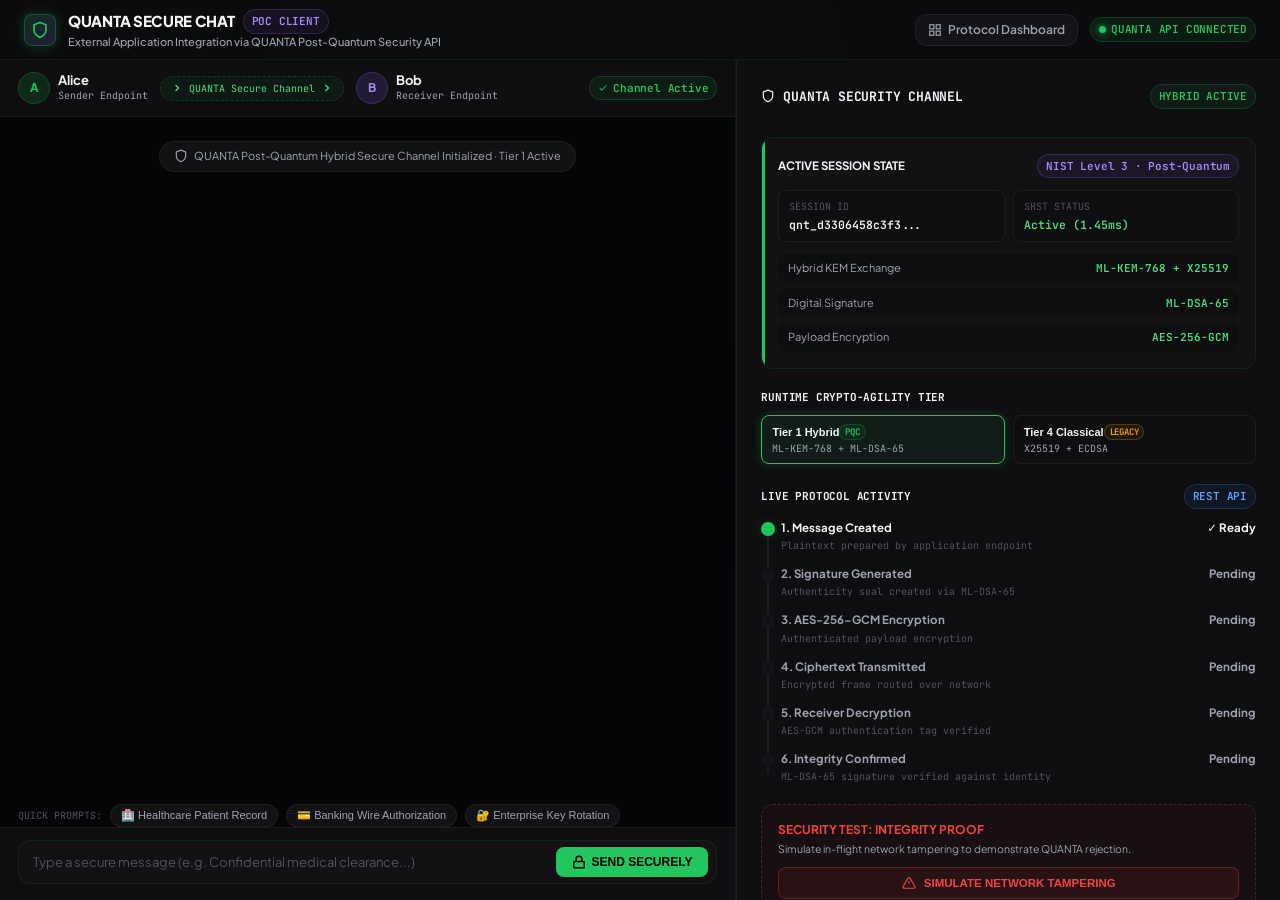
<file: frontend/chat/index.html>
<!DOCTYPE html>
<html lang="en">
<head>
  <meta charset="UTF-8">
  <meta name="viewport" content="width=device-width, initial-scale=1.0">
  <title>QUANTA Secure Chat — Post-Quantum API Demo Client</title>
  
  <!-- CSS Stylesheets -->
  <link rel="stylesheet" href="css/theme.css">
  <link rel="stylesheet" href="css/layout.css">
  <link rel="stylesheet" href="css/chat.css">
  <link rel="stylesheet" href="css/security.css">
</head>
<body>
  <!-- Ambient background lighting -->
  <div class="bg-glow bg-glow-1"></div>
  <div class="bg-glow bg-glow-2"></div>

  <div class="app-container">
    <!-- Header -->
    <header class="app-header">
      <div class="header-brand">
        <div class="brand-icon">
          <svg width="18" height="18" viewBox="0 0 24 24" fill="none" stroke="currentColor" stroke-width="2.2" stroke-linecap="round" stroke-linejoin="round">
            <path d="M12 22s8-4 8-10V5l-8-3-8 3v7c0 6 8 10 8 10z"/>
          </svg>
        </div>
        <div class="brand-title">
          <div class="brand-name">
            QUANTA SECURE CHAT
            <span class="badge badge-purple">POC CLIENT</span>
          </div>
          <div class="brand-sub">External Application Integration via QUANTA Post-Quantum Security API</div>
        </div>
      </div>

      <div class="header-actions">
        <a href="../index.html" class="nav-link-btn">
          <svg width="14" height="14" viewBox="0 0 24 24" fill="none" stroke="currentColor" stroke-width="2">
            <rect x="3" y="3" width="7" height="7"/>
            <rect x="14" y="3" width="7" height="7"/>
            <rect x="14" y="14" width="7" height="7"/>
            <rect x="3" y="14" width="7" height="7"/>
          </svg>
          Protocol Dashboard
        </a>
        <div class="badge badge-green" id="api-status-badge">
          <span class="pulse-dot"></span> QUANTA API CONNECTED
        </div>
      </div>
    </header>

    <!-- Two-Column Workspace -->
    <main class="main-workspace">
      
      <!-- LEFT COLUMN: Chat Application Area -->
      <section class="panel-chat">
        
        <!-- Participant Header -->
        <div class="chat-participant-header">
          <div class="participants-flow">
            <!-- Alice -->
            <div class="participant-node">
              <div class="avatar alice">A</div>
              <div class="node-info">
                <span class="node-name">Alice</span>
                <span class="node-role">Sender Endpoint</span>
              </div>
            </div>

            <!-- Pipe Connection -->
            <div class="channel-pipe">
              <svg width="12" height="12" viewBox="0 0 24 24" fill="none" stroke="currentColor" stroke-width="2.5">
                <polyline points="9 18 15 12 9 6"/>
              </svg>
              <span>QUANTA Secure Channel</span>
              <svg width="12" height="12" viewBox="0 0 24 24" fill="none" stroke="currentColor" stroke-width="2.5">
                <polyline points="9 18 15 12 9 6"/>
              </svg>
            </div>

            <!-- Bob -->
            <div class="participant-node">
              <div class="avatar bob">B</div>
              <div class="node-info">
                <span class="node-name">Bob</span>
                <span class="node-role">Receiver Endpoint</span>
              </div>
            </div>
          </div>

          <div>
            <span class="badge badge-green">
              <svg width="10" height="10" viewBox="0 0 24 24" fill="none" stroke="currentColor" stroke-width="2.5">
                <polyline points="20 6 9 17 4 12"/>
              </svg>
              Channel Active
            </span>
          </div>
        </div>

        <!-- Chat History Feed -->
        <div class="chat-feed-container" id="chat-feed">
          <!-- Dynamic messages will be appended here -->
        </div>

        <!-- Quick Prompts for Demonstration -->
        <div class="quick-prompts">
          <span class="quick-prompts-label">QUICK PROMPTS:</span>
          <button class="prompt-chip" data-text="Confidential patient record approved for transfer.">🏥 Healthcare Patient Record</button>
          <button class="prompt-chip" data-text="Wire transfer authorization code #8492 validated.">💳 Banking Wire Authorization</button>
          <button class="prompt-chip" data-text="Quantum-resilient key rotation scheduled for 00:00 UTC.">🔐 Enterprise Key Rotation</button>
        </div>

        <!-- Composer Area -->
        <div class="chat-composer-area">
          <form class="composer-form" id="chat-composer-form">
            <input 
              type="text" 
              class="composer-input" 
              id="chat-input" 
              placeholder="Type a secure message (e.g. Confidential medical clearance...)" 
              autocomplete="off"
            />
            <button type="submit" class="btn-send" id="btn-send">
              <svg width="14" height="14" viewBox="0 0 24 24" fill="none" stroke="currentColor" stroke-width="2.5">
                <rect x="3" y="11" width="18" height="11" rx="2" ry="2"/>
                <path d="M7 11V7a5 5 0 0 1 10 0v4"/>
              </svg>
              <span>SEND SECURELY</span>
            </button>
          </form>
        </div>

      </section>

      <!-- RIGHT COLUMN: QUANTA Security Channel & Protocol Timeline -->
      <section class="panel-security">
        <div class="security-panel-content">
          
          <!-- QUANTA Channel Header -->
          <div class="panel-section-header">
            <div class="panel-title">
              <svg width="14" height="14" viewBox="0 0 24 24" fill="none" stroke="currentColor" stroke-width="2">
                <path d="M12 22s8-4 8-10V5l-8-3-8 3v7c0 6 8 10 8 10z"/>
              </svg>
              QUANTA Security Channel
            </div>
            <span class="badge badge-green">HYBRID ACTIVE</span>
          </div>

          <!-- Session Info Card -->
          <div class="security-card">
            <div class="card-header-row">
              <span style="font-weight: 700; font-size: 11.5px; color: var(--text);">ACTIVE SESSION STATE</span>
              <span class="badge badge-purple" id="sec-tier-name">NIST Level 3 · Post-Quantum</span>
            </div>

            <div class="session-info-grid">
              <div class="info-item">
                <span class="info-label">Session ID</span>
                <span class="info-value" id="sec-session-id">Establishing...</span>
              </div>
              <div class="info-item">
                <span class="info-label">SHST Status</span>
                <span class="info-value highlight" id="sec-shst-status">Active (1.2ms)</span>
              </div>
            </div>

            <!-- Algorithm Matrix -->
            <div class="algo-matrix">
              <div class="algo-row">
                <span class="algo-name">Hybrid KEM Exchange</span>
                <span class="algo-spec" id="sec-kem-algo">ML-KEM-768 + X25519</span>
              </div>
              <div class="algo-row">
                <span class="algo-name">Digital Signature</span>
                <span class="algo-spec" id="sec-sig-algo">ML-DSA-65</span>
              </div>
              <div class="algo-row">
                <span class="algo-name">Payload Encryption</span>
                <span class="algo-spec" id="sec-enc-algo">AES-256-GCM</span>
              </div>
            </div>
          </div>

          <!-- Crypto-Agility Tier Selector -->
          <div class="tier-switcher-container">
            <div class="panel-title" style="font-size: 11px; margin-bottom: 2px;">
              <span>RUNTIME CRYPTO-AGILITY TIER</span>
            </div>
            <div class="tier-select-box">
              <button class="tier-btn active" data-tier="1">
                <div class="tier-btn-title">
                  <span>Tier 1 Hybrid</span>
                  <span class="badge badge-green" style="padding: 1px 5px; font-size: 9px;">PQC</span>
                </div>
                <div class="tier-btn-sub">ML-KEM-768 + ML-DSA-65</div>
              </button>

              <button class="tier-btn" data-tier="4">
                <div class="tier-btn-title">
                  <span>Tier 4 Classical</span>
                  <span class="badge badge-amber" style="padding: 1px 5px; font-size: 9px;">LEGACY</span>
                </div>
                <div class="tier-btn-sub">X25519 + ECDSA</div>
              </button>
            </div>
          </div>

          <!-- Live Protocol Timeline -->
          <div class="timeline-container">
            <div class="panel-section-header" style="margin-bottom: 0;">
              <div class="panel-title" style="font-size: 11px;">
                <span>LIVE PROTOCOL ACTIVITY</span>
              </div>
              <span class="badge badge-blue">REST API</span>
            </div>

            <div class="timeline-list" id="protocol-timeline">
              <!-- Dynamically populated by security.js -->
            </div>
          </div>

          <!-- Security Test: Tampering Simulation -->
          <div class="tamper-test-card">
            <div class="tamper-header">
              <div>
                <div style="font-weight: 700; font-size: 12px; color: var(--red);">SECURITY TEST: INTEGRITY PROOF</div>
                <div style="font-size: 10.5px; color: var(--text-secondary); margin-top: 2px;">
                  Simulate in-flight network tampering to demonstrate QUANTA rejection.
                </div>
              </div>
            </div>
            <button class="btn-tamper" id="btn-tamper">
              <svg width="14" height="14" viewBox="0 0 24 24" fill="none" stroke="currentColor" stroke-width="2">
                <path d="M10.29 3.86L1.82 18a2 2 0 0 0 1.71 3h16.94a2 2 0 0 0 1.71-3L13.71 3.86a2 2 0 0 0-3.42 0z"/>
                <line x1="12" y1="9" x2="12" y2="13"/>
                <line x1="12" y1="17" x2="12.01" y2="17"/>
              </svg>
              <span>SIMULATE NETWORK TAMPERING</span>
            </button>
          </div>

        </div>
      </section>

    </main>
  </div>

  <!-- Tampering Simulation Modal Overlay -->
  <div class="modal-overlay" id="tamper-modal-overlay">
    <div class="tamper-modal">
      <div class="modal-header">
        <div class="modal-title">
          <svg width="18" height="18" viewBox="0 0 24 24" fill="none" stroke="currentColor" stroke-width="2">
            <path d="M10.29 3.86L1.82 18a2 2 0 0 0 1.71 3h16.94a2 2 0 0 0 1.71-3L13.71 3.86a2 2 0 0 0-3.42 0z"/>
            <line x1="12" y1="9" x2="12" y2="13"/>
            <line x1="12" y1="17" x2="12.01" y2="17"/>
          </svg>
          SIMULATE IN-FLIGHT NETWORK TAMPERING
        </div>
        <button id="btn-close-tamper" style="background: none; border: none; color: var(--text-secondary); font-size: 18px; cursor: pointer;">✕</button>
      </div>

      <div style="font-size: 12px; color: var(--text-secondary); line-height: 1.6;">
        This test modifies a single byte in the encrypted AES-256-GCM ciphertext payload while in transit. When Bob receives the modified frame, QUANTA will perform cryptographic tag authentication and ML-DSA signature verification.
      </div>

      <div>
        <div style="font-size: 10.5px; font-family: var(--mono); color: var(--text-muted); margin-bottom: 4px;">ORIGINAL CIPHERTEXT FRAME</div>
        <div class="code-box">8fa3c91b7e4492a81cf200e4b8612... (Valid Tag)</div>
      </div>

      <div>
        <div style="font-size: 10.5px; font-family: var(--mono); color: var(--red); margin-bottom: 4px;">TAMPERED IN-FLIGHT PAYLOAD</div>
        <div class="code-box tampered">8fa3c91c7e4492a81cf200e4b8612... (Byte 0x1B corrupted)</div>
      </div>

      <div style="display: flex; gap: 10px; justify-content: flex-end; margin-top: 6px;">
        <button class="nav-link-btn" onclick="Security.hideTamperModal()">Cancel</button>
        <button class="btn-tamper" id="btn-execute-tamper" style="padding: 8px 16px;">
          Execute Tampering Attack
        </button>
      </div>
    </div>
  </div>

  <!-- JavaScript Modules -->
  <script src="js/state.js"></script>
  <script src="js/api.js"></script>
  <script src="js/security.js"></script>
  <script src="js/chat.js"></script>
  <script src="js/app.js"></script>
</body>
</html>
</file>
<file: frontend/chat/css/theme.css>
@import url('https://fonts.googleapis.com/css2?family=Plus+Jakarta+Sans:wght@400;500;600;700;800;900&family=JetBrains+Mono:wght@400;500;600;700&display=swap');

:root {
  --bg: #050507;
  --surface: #0E0E10;
  --surface-raised: #141418;
  --card: #121214;
  --card-hover: #17171C;
  --card-glass: rgba(18, 18, 20, 0.75);
  
  --border: rgba(34, 197, 94, 0.1);
  --border-subtle: rgba(255, 255, 255, 0.06);
  --border-strong: rgba(34, 197, 94, 0.28);
  --border-danger: rgba(239, 68, 68, 0.35);
  
  --text: #F3F4F6;
  --text-secondary: #9CA3AF;
  --text-muted: #52525B;
  
  --accent: #22C55E;
  --accent-light: #4ADE80;
  --accent-bg: rgba(34, 197, 94, 0.08);
  --accent-glow: rgba(34, 197, 94, 0.25);
  
  --green: #22C55E;
  --green-bg: rgba(34, 197, 94, 0.08);
  --green-border: rgba(34, 197, 94, 0.2);
  
  --amber: #F59E0B;
  --amber-bg: rgba(245, 158, 11, 0.08);
  --amber-border: rgba(245, 158, 11, 0.25);
  
  --red: #EF4444;
  --red-bg: rgba(239, 68, 68, 0.08);
  --red-border: rgba(239, 68, 68, 0.3);
  
  --purple: #8B5CF6;
  --purple-bg: rgba(139, 92, 246, 0.08);
  --purple-border: rgba(139, 92, 246, 0.25);
  
  --blue: #3B82F6;
  --blue-bg: rgba(59, 130, 246, 0.08);
  --blue-border: rgba(59, 130, 246, 0.25);
  
  --cyan: #06B6D4;
  --cyan-bg: rgba(6, 182, 212, 0.08);

  --radius-sm: 8px;
  --radius: 12px;
  --radius-lg: 16px;
  --radius-full: 9999px;
  
  --font: 'Plus Jakarta Sans', -apple-system, BlinkMacSystemFont, system-ui, sans-serif;
  --mono: 'JetBrains Mono', 'SF Mono', monospace;
  
  --transition: all 0.2s cubic-bezier(0.4, 0, 0.2, 1);
  --transition-slow: all 0.35s cubic-bezier(0.4, 0, 0.2, 1);
}

* {
  box-sizing: border-box;
  margin: 0;
  padding: 0;
}

body {
  font-family: var(--font);
  background: var(--bg);
  color: var(--text);
  font-size: 13px;
  line-height: 1.5;
  -webkit-font-smoothing: antialiased;
  -moz-osx-font-smoothing: grayscale;
  overflow: hidden;
  height: 100vh;
  width: 100vw;
}

/* Scrollbar */
::-webkit-scrollbar {
  width: 6px;
  height: 6px;
}
::-webkit-scrollbar-track {
  background: transparent;
}
::-webkit-scrollbar-thumb {
  background: rgba(34, 197, 94, 0.16);
  border-radius: var(--radius-full);
}
::-webkit-scrollbar-thumb:hover {
  background: rgba(34, 197, 94, 0.35);
}

/* Subtle background glow effect */
.bg-glow {
  position: fixed;
  width: 600px;
  height: 600px;
  border-radius: 50%;
  filter: blur(140px);
  pointer-events: none;
  z-index: 0;
  opacity: 0.12;
}

.bg-glow-1 {
  top: -150px;
  left: 20%;
  background: radial-gradient(circle, var(--accent) 0%, transparent 70%);
}

.bg-glow-2 {
  bottom: -200px;
  right: 15%;
  background: radial-gradient(circle, var(--purple) 0%, transparent 70%);
}

.badge {
  display: inline-flex;
  align-items: center;
  gap: 5px;
  padding: 3px 8px;
  font-size: 11px;
  font-weight: 600;
  border-radius: var(--radius-full);
  font-family: var(--mono);
  letter-spacing: -0.2px;
}

.badge-green {
  background: var(--green-bg);
  color: var(--green);
  border: 1px solid var(--green-border);
}

.badge-purple {
  background: var(--purple-bg);
  color: #A78BFA;
  border: 1px solid var(--purple-border);
}

.badge-amber {
  background: var(--amber-bg);
  color: var(--amber);
  border: 1px solid var(--amber-border);
}

.badge-blue {
  background: var(--blue-bg);
  color: #60A5FA;
  border: 1px solid var(--blue-border);
}

.badge-red {
  background: var(--red-bg);
  color: var(--red);
  border: 1px solid var(--red-border);
}

.pulse-dot {
  width: 7px;
  height: 7px;
  border-radius: 50%;
  background: currentColor;
  box-shadow: 0 0 8px currentColor;
  animation: pulseAnim 2s infinite ease-in-out;
}

@keyframes pulseAnim {
  0%, 100% { opacity: 1; transform: scale(1); }
  50% { opacity: 0.45; transform: scale(0.85); }
}
</file>
<file: frontend/chat/css/layout.css>
/* Layout and Grid Structure */

.app-container {
  position: relative;
  display: flex;
  flex-direction: column;
  height: 100vh;
  width: 100vw;
  z-index: 1;
}

/* Header */
.app-header {
  height: 60px;
  background: rgba(14, 14, 16, 0.85);
  backdrop-filter: blur(16px);
  -webkit-backdrop-filter: blur(16px);
  border-bottom: 1px solid var(--border);
  display: flex;
  align-items: center;
  justify-content: space-between;
  padding: 0 1.5rem;
  flex-shrink: 0;
}

.header-brand {
  display: flex;
  align-items: center;
  gap: 12px;
  text-decoration: none;
  color: var(--text);
}

.brand-icon {
  width: 32px;
  height: 32px;
  border-radius: var(--radius-sm);
  background: linear-gradient(135deg, rgba(34, 197, 94, 0.2), rgba(139, 92, 246, 0.2));
  border: 1px solid var(--border-strong);
  display: flex;
  align-items: center;
  justify-content: center;
  color: var(--accent);
  box-shadow: 0 0 12px var(--accent-glow);
}

.brand-title {
  display: flex;
  flex-direction: column;
}

.brand-name {
  font-weight: 800;
  font-size: 15px;
  letter-spacing: -0.3px;
  display: flex;
  align-items: center;
  gap: 8px;
}

.brand-sub {
  font-size: 11px;
  color: var(--text-secondary);
  font-weight: 500;
}

.header-actions {
  display: flex;
  align-items: center;
  gap: 12px;
}

.nav-link-btn {
  display: flex;
  align-items: center;
  gap: 6px;
  padding: 6px 12px;
  border-radius: var(--radius);
  background: var(--surface-raised);
  border: 1px solid var(--border-subtle);
  color: var(--text-secondary);
  text-decoration: none;
  font-size: 12px;
  font-weight: 600;
  transition: var(--transition);
}

.nav-link-btn:hover {
  background: var(--card-hover);
  color: var(--text);
  border-color: var(--border-strong);
}

/* Main Two-Column Layout */
.main-workspace {
  display: grid;
  grid-template-columns: 1.15fr 0.85fr;
  flex: 1;
  overflow: hidden;
  gap: 1px;
  background: var(--border-subtle);
}

.panel-chat {
  background: var(--bg);
  display: flex;
  flex-direction: column;
  overflow: hidden;
  position: relative;
}

.panel-security {
  background: var(--surface);
  display: flex;
  flex-direction: column;
  overflow-y: auto;
  position: relative;
  border-left: 1px solid var(--border);
}

/* Modal and Overlays */
.modal-overlay {
  position: fixed;
  inset: 0;
  background: rgba(5, 5, 7, 0.8);
  backdrop-filter: blur(8px);
  display: none;
  align-items: center;
  justify-content: center;
  z-index: 1000;
  padding: 1.5rem;
}

.modal-overlay.active {
  display: flex;
  animation: fadeIn 0.2s ease-out;
}

@keyframes fadeIn {
  from { opacity: 0; transform: scale(0.98); }
  to { opacity: 1; transform: scale(1); }
}

@media (max-width: 960px) {
  .main-workspace {
    grid-template-columns: 1fr;
    grid-template-rows: 1fr 1fr;
    overflow-y: auto;
  }
}
</file>
<file: frontend/chat/css/chat.css>
/* Chat Interface Components */

/* Participant Header */
.chat-participant-header {
  padding: 12px 18px;
  background: var(--surface);
  border-bottom: 1px solid var(--border);
  display: flex;
  align-items: center;
  justify-content: space-between;
  flex-shrink: 0;
}

.participants-flow {
  display: flex;
  align-items: center;
  gap: 12px;
}

.participant-node {
  display: flex;
  align-items: center;
  gap: 8px;
}

.avatar {
  width: 32px;
  height: 32px;
  border-radius: 50%;
  display: flex;
  align-items: center;
  justify-content: center;
  font-weight: 700;
  font-size: 12px;
  background: var(--surface-raised);
  border: 1px solid var(--border-subtle);
}

.avatar.alice {
  background: rgba(34, 197, 94, 0.15);
  color: var(--accent);
  border-color: var(--green-border);
}

.avatar.bob {
  background: rgba(139, 92, 246, 0.15);
  color: #A78BFA;
  border-color: var(--purple-border);
}

.node-info {
  display: flex;
  flex-direction: column;
}

.node-name {
  font-weight: 700;
  font-size: 13px;
  line-height: 1.2;
}

.node-role {
  font-size: 10px;
  color: var(--text-secondary);
  font-family: var(--mono);
}

.channel-pipe {
  display: flex;
  align-items: center;
  gap: 6px;
  padding: 4px 10px;
  background: rgba(34, 197, 94, 0.06);
  border: 1px dashed var(--green-border);
  border-radius: var(--radius-full);
  font-size: 10px;
  color: var(--accent-light);
  font-family: var(--mono);
}

.channel-pipe svg {
  animation: pipeFlow 2s linear infinite;
}

@keyframes pipeFlow {
  0% { transform: translateX(-3px); }
  50% { transform: translateX(3px); }
  100% { transform: translateX(-3px); }
}

/* Chat Messages Feed */
.chat-feed-container {
  flex: 1;
  overflow-y: auto;
  padding: 1.5rem;
  display: flex;
  flex-direction: column;
  gap: 16px;
}

.system-banner {
  text-align: center;
  margin: 0 auto 8px auto;
  padding: 6px 14px;
  background: var(--card);
  border: 1px solid var(--border);
  border-radius: var(--radius-full);
  font-size: 11px;
  color: var(--text-secondary);
  display: inline-flex;
  align-items: center;
  gap: 6px;
}

.message-group {
  display: flex;
  flex-direction: column;
  gap: 4px;
  max-width: 82%;
  animation: slideUp 0.25s cubic-bezier(0.16, 1, 0.3, 1);
}

@keyframes slideUp {
  from { opacity: 0; transform: translateY(10px); }
  to { opacity: 1; transform: translateY(0); }
}

.message-group.sender {
  align-self: flex-start;
}

.message-group.receiver {
  align-self: flex-end;
}

.message-author {
  font-size: 11px;
  font-weight: 600;
  color: var(--text-secondary);
  display: flex;
  align-items: center;
  gap: 6px;
  margin-bottom: 2px;
}

.message-group.receiver .message-author {
  justify-content: flex-end;
}

.message-bubble {
  padding: 12px 16px;
  border-radius: var(--radius);
  font-size: 13px;
  line-height: 1.5;
  position: relative;
  word-break: break-word;
}

.message-group.sender .message-bubble {
  background: var(--card);
  border: 1px solid var(--border-subtle);
  color: var(--text);
  border-top-left-radius: 4px;
}

.message-group.receiver .message-bubble {
  background: linear-gradient(135deg, rgba(34, 197, 94, 0.12), rgba(139, 92, 246, 0.12));
  border: 1px solid var(--green-border);
  color: var(--text);
  border-top-right-radius: 4px;
}

.message-meta {
  display: flex;
  align-items: center;
  gap: 6px;
  margin-top: 6px;
  font-size: 10px;
  font-family: var(--mono);
  color: var(--text-secondary);
  flex-wrap: wrap;
}

.message-group.receiver .message-meta {
  justify-content: flex-end;
}

.security-tag {
  display: inline-flex;
  align-items: center;
  gap: 3px;
  padding: 1px 6px;
  border-radius: 4px;
  background: rgba(255, 255, 255, 0.05);
  font-size: 9.5px;
}

.security-tag.valid {
  background: var(--green-bg);
  color: var(--green);
  border: 1px solid var(--green-border);
}

.security-tag.rejected {
  background: var(--red-bg);
  color: var(--red);
  border: 1px solid var(--red-border);
}

/* Quick Prompts Bar */
.quick-prompts {
  padding: 8px 18px 0 18px;
  display: flex;
  align-items: center;
  gap: 8px;
  overflow-x: auto;
  flex-shrink: 0;
}

.quick-prompts-label {
  font-size: 10px;
  font-family: var(--mono);
  color: var(--text-muted);
  white-space: nowrap;
}

.prompt-chip {
  background: var(--card);
  border: 1px solid var(--border-subtle);
  color: var(--text-secondary);
  padding: 4px 10px;
  border-radius: var(--radius-full);
  font-size: 11px;
  cursor: pointer;
  white-space: nowrap;
  transition: var(--transition);
}

.prompt-chip:hover {
  background: var(--card-hover);
  color: var(--text);
  border-color: var(--border-strong);
}

/* Composer */
.chat-composer-area {
  padding: 12px 18px 16px 18px;
  background: var(--surface);
  border-top: 1px solid var(--border);
  flex-shrink: 0;
}

.composer-form {
  display: flex;
  align-items: center;
  gap: 10px;
  background: var(--card);
  border: 1px solid var(--border);
  border-radius: var(--radius);
  padding: 6px 8px 6px 14px;
  transition: var(--transition);
}

.composer-form:focus-within {
  border-color: var(--accent);
  box-shadow: 0 0 0 2px var(--accent-bg);
}

.composer-input {
  flex: 1;
  background: transparent;
  border: none;
  outline: none;
  color: var(--text);
  font-family: var(--font);
  font-size: 13px;
}

.composer-input::placeholder {
  color: var(--text-muted);
}

.btn-send {
  display: inline-flex;
  align-items: center;
  gap: 6px;
  padding: 8px 16px;
  background: var(--accent);
  color: #050507;
  font-weight: 700;
  font-size: 12px;
  border: none;
  border-radius: var(--radius-sm);
  cursor: pointer;
  transition: var(--transition);
}

.btn-send:hover:not(:disabled) {
  background: var(--accent-light);
  box-shadow: 0 0 14px var(--accent-glow);
  transform: translateY(-1px);
}

.btn-send:disabled {
  opacity: 0.5;
  cursor: not-allowed;
}
</file>
<file: frontend/chat/css/security.css>
/* QUANTA Security Channel & Protocol Timeline Styles */

.security-panel-content {
  padding: 1.5rem;
  display: flex;
  flex-direction: column;
  gap: 1.25rem;
}

/* Panel Header */
.panel-section-header {
  display: flex;
  align-items: center;
  justify-content: space-between;
  margin-bottom: 0.5rem;
}

.panel-title {
  font-size: 13px;
  font-weight: 700;
  letter-spacing: -0.2px;
  display: flex;
  align-items: center;
  gap: 8px;
  color: var(--text);
  text-transform: uppercase;
  font-family: var(--mono);
}

/* Security Channel Card */
.security-card {
  background: var(--card);
  border: 1px solid var(--border);
  border-radius: var(--radius);
  padding: 1rem;
  display: flex;
  flex-direction: column;
  gap: 12px;
  position: relative;
  overflow: hidden;
}

.security-card::before {
  content: '';
  position: absolute;
  top: 0;
  left: 0;
  width: 3px;
  height: 100%;
  background: var(--accent);
}

.card-header-row {
  display: flex;
  align-items: center;
  justify-content: space-between;
}

.session-info-grid {
  display: grid;
  grid-template-columns: 1fr 1fr;
  gap: 8px;
}

.info-item {
  background: var(--surface);
  border: 1px solid var(--border-subtle);
  border-radius: var(--radius-sm);
  padding: 8px 10px;
  display: flex;
  flex-direction: column;
  gap: 2px;
}

.info-label {
  font-size: 10px;
  color: var(--text-muted);
  font-family: var(--mono);
  text-transform: uppercase;
}

.info-value {
  font-size: 11.5px;
  font-weight: 600;
  font-family: var(--mono);
  color: var(--text);
  overflow: hidden;
  text-overflow: ellipsis;
  white-space: nowrap;
}

.info-value.highlight {
  color: var(--accent-light);
}

/* Crypto-Agility Tier Selector */
.tier-switcher-container {
  display: flex;
  flex-direction: column;
  gap: 8px;
}

.tier-select-box {
  display: grid;
  grid-template-columns: 1fr 1fr;
  gap: 8px;
}

.tier-btn {
  background: var(--surface);
  border: 1px solid var(--border-subtle);
  border-radius: var(--radius-sm);
  padding: 8px 10px;
  cursor: pointer;
  display: flex;
  flex-direction: column;
  gap: 2px;
  text-align: left;
  transition: var(--transition);
}

.tier-btn:hover {
  background: var(--surface-raised);
  border-color: var(--border);
}

.tier-btn.active {
  background: rgba(34, 197, 94, 0.08);
  border-color: var(--accent);
  box-shadow: 0 0 10px var(--accent-glow);
}

.tier-btn-title {
  font-size: 11px;
  font-weight: 700;
  color: var(--text);
  display: flex;
  align-items: center;
  justify-content: space-between;
}

.tier-btn-sub {
  font-size: 10px;
  color: var(--text-secondary);
  font-family: var(--mono);
}

/* Algorithm Matrix */
.algo-matrix {
  display: flex;
  flex-direction: column;
  gap: 6px;
}

.algo-row {
  display: flex;
  align-items: center;
  justify-content: space-between;
  padding: 6px 10px;
  background: var(--surface);
  border-radius: var(--radius-sm);
  font-size: 11px;
}

.algo-name {
  color: var(--text-secondary);
}

.algo-spec {
  font-family: var(--mono);
  font-weight: 600;
  color: var(--accent-light);
  display: flex;
  align-items: center;
  gap: 4px;
}

/* Live Protocol Timeline */
.timeline-container {
  display: flex;
  flex-direction: column;
  gap: 10px;
}

.timeline-list {
  display: flex;
  flex-direction: column;
  position: relative;
  padding-left: 1.25rem;
}

.timeline-list::before {
  content: '';
  position: absolute;
  top: 10px;
  bottom: 10px;
  left: 6px;
  width: 2px;
  background: var(--border-subtle);
}

.timeline-step {
  position: relative;
  padding-bottom: 12px;
  display: flex;
  flex-direction: column;
  gap: 2px;
  transition: var(--transition);
}

.timeline-step:last-child {
  padding-bottom: 0;
}

.step-marker {
  position: absolute;
  left: -1.25rem;
  top: 3px;
  width: 14px;
  height: 14px;
  border-radius: 50%;
  background: var(--surface-raised);
  border: 2px solid var(--muted);
  display: flex;
  align-items: center;
  justify-content: center;
  transition: var(--transition);
  z-index: 2;
}

.timeline-step.completed .step-marker {
  background: var(--accent);
  border-color: var(--accent);
  box-shadow: 0 0 8px var(--accent-glow);
}

.timeline-step.active .step-marker {
  background: var(--amber);
  border-color: var(--amber);
  box-shadow: 0 0 8px var(--amber-border);
  animation: pulseAnim 1s infinite ease-in-out;
}

.timeline-step.failed .step-marker {
  background: var(--red);
  border-color: var(--red);
  box-shadow: 0 0 8px var(--red-border);
}

.step-title {
  font-size: 11.5px;
  font-weight: 700;
  color: var(--text-secondary);
  display: flex;
  align-items: center;
  justify-content: space-between;
}

.timeline-step.completed .step-title {
  color: var(--text);
}

.timeline-step.active .step-title {
  color: var(--amber);
}

.timeline-step.failed .step-title {
  color: var(--red);
}

.step-desc {
  font-size: 10px;
  color: var(--text-muted);
  font-family: var(--mono);
}

/* Security Test Box (Tampering) */
.tamper-test-card {
  background: rgba(239, 68, 68, 0.04);
  border: 1px dashed var(--red-border);
  border-radius: var(--radius);
  padding: 1rem;
  display: flex;
  flex-direction: column;
  gap: 10px;
}

.tamper-header {
  display: flex;
  align-items: center;
  justify-content: space-between;
}

.btn-tamper {
  display: inline-flex;
  align-items: center;
  justify-content: center;
  gap: 8px;
  padding: 8px 14px;
  background: var(--red-bg);
  border: 1px solid var(--red-border);
  color: var(--red);
  border-radius: var(--radius-sm);
  font-size: 11.5px;
  font-weight: 700;
  cursor: pointer;
  transition: var(--transition);
}

.btn-tamper:hover {
  background: rgba(239, 68, 68, 0.15);
  border-color: var(--red);
  box-shadow: 0 0 12px rgba(239, 68, 68, 0.25);
  transform: translateY(-1px);
}

/* Tamper Simulation Modal */
.tamper-modal {
  background: var(--card);
  border: 1px solid var(--border-danger);
  border-radius: var(--radius-lg);
  max-width: 520px;
  width: 100%;
  padding: 1.5rem;
  display: flex;
  flex-direction: column;
  gap: 1.25rem;
  box-shadow: 0 20px 40px rgba(0, 0, 0, 0.6);
}

.modal-header {
  display: flex;
  align-items: center;
  justify-content: space-between;
}

.modal-title {
  font-size: 14px;
  font-weight: 800;
  color: var(--red);
  display: flex;
  align-items: center;
  gap: 8px;
}

.code-box {
  background: var(--surface);
  border: 1px solid var(--border-subtle);
  border-radius: var(--radius-sm);
  padding: 10px 12px;
  font-family: var(--mono);
  font-size: 11px;
  color: var(--text-secondary);
  word-break: break-all;
}

.code-box.tampered {
  border-color: var(--red-border);
  background: var(--red-bg);
  color: #FCA5A5;
}
</file>
